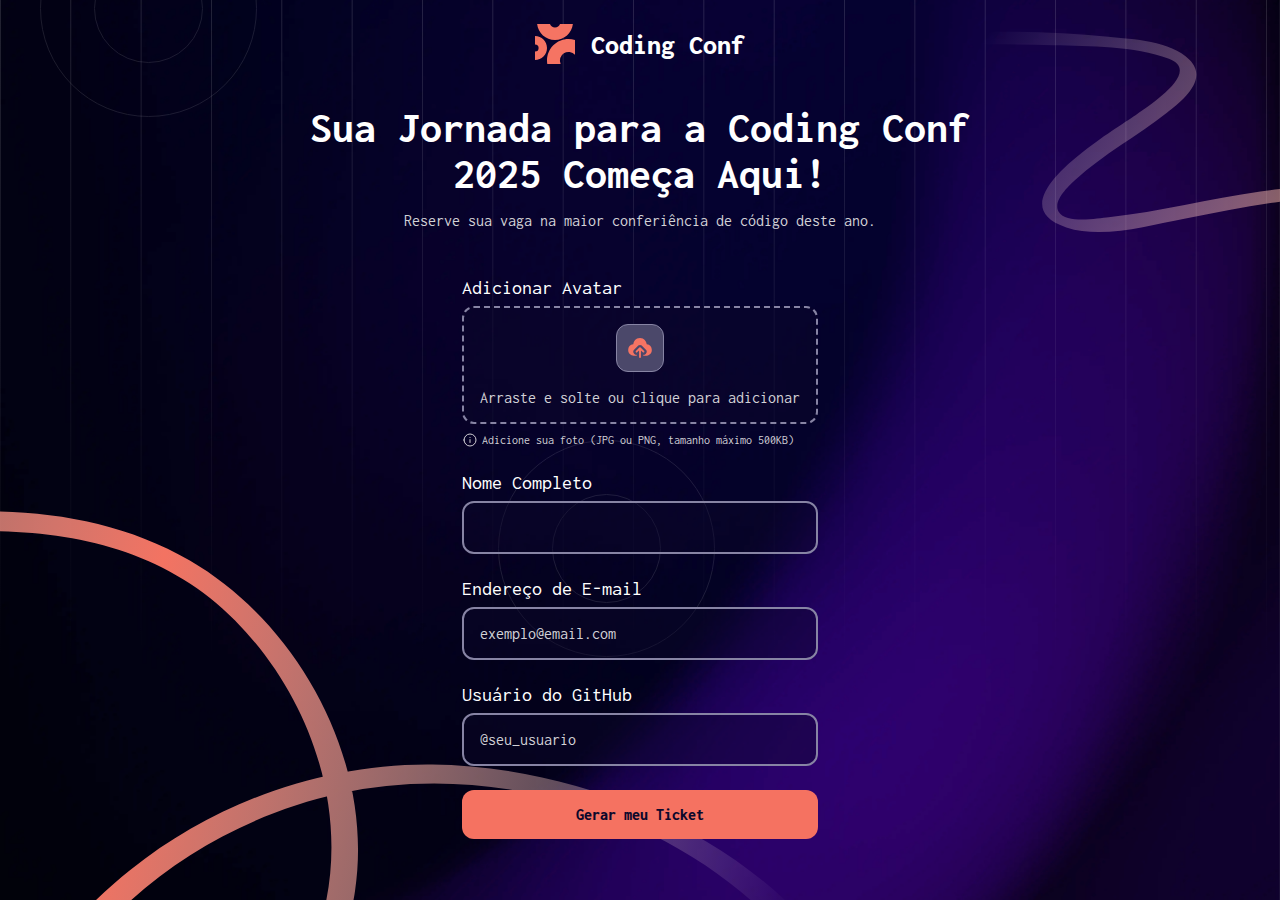
<file: index.html>
<!DOCTYPE html>
<html lang="pt-BR">
<head>
    <meta charset="UTF-8">
    <meta name="viewport" content="width=device-width, initial-scale=1.0">

    <link rel="icon" type="image/png" sizes="32x32" href="./assets/images/favicon-32x32.png">
    
    <link rel="stylesheet" href="/styles/style.css">
    <title>Coding Conf</title>
</head>
<body>
    <!-- Desenhos para completar o background -->
    <header class="header-container">
        <div class="svg-details multiple-lines"></div>
        <div class="svg-details top-circle"></div>
        <div class="svg-details top-line"></div>
        <div class="svg-details middle-circle"></div>
    </header>

    <main class="main-container">
        <section class="logo-container">
            <img src="/assets/images/logo-mark.svg" alt="Logo da Coding Conf">
            <span>Coding Conf</span>
        </section>

        <section class="text-container">
            <h1>Sua Jornada para a Coding Conf<br>2025 Começa Aqui!</h1>
            <p>Reserve sua vaga na maior conferiência de código deste ano.</p>
        </section>

        <section class="form-container">
            <form>
                <div class="input-container input-upload">
                    <label for="image" class="input-label">Adicionar Avatar</label>
                    <!-- Input de Upload Customizado -->
                    <label for="image" class="input-upload-container">
                        <img class="upload-icon" src="/assets/images/icon-upload.svg" alt="Ícone de Upload">
                        <br>
                        <span class="upload-inside-text">Arraste e solte ou clique para adicionar</span>
                        <div class="buttons-inside-upload-container">
                            <label class="button-inside-upload" id="remove">Remover Imagem</label>
                            <label class="button-inside-upload" for="image" id="edit">Mudar Imagem</label>
                        </div>
                    </label>
                    <input type="file" id="image">
                    <div class="input-suport-text-container" id="imageError">
                        <img src="/assets/images/icon-info.svg" alt="Icone de Informação">
                        <span>Adicione sua foto (JPG ou PNG, tamanho máximo 500KB)</span>
                    </div>
                </div>
                <div class="input-container">
                    <label for="name" class="input-label">Nome Completo</label>
                    <input type="text" id="name" required minlength="5">
                    <div class="input-suport-text-container invisible" id="nameError">
                        <img src="/assets/images/icon-info-error.svg" alt="Icone de Erro">
                        <span style="color: var(--error);">O campo não pode ficar vazio!</span>
                    </div>
                </div>
                <div class="input-container">
                    <label for="email" class="input-label">Endereço de E-mail</label>
                    <input type="text" id="email" placeholder="exemplo@email.com" required>
                    <div class="input-suport-text-container invisible" id="emailError">
                        <img src="/assets/images/icon-info-error.svg" alt="Icone de Erro">
                        <span style="color: var(--error);">*O campo não pode ficar vazio!</span>
                    </div>
                </div>
                <div class="input-container">
                    <label for="githubUser" class="input-label">Usuário do GitHub</label>
                    <input type="text" id="githubUser" placeholder="@seu_usuario" required minlength="4">
                    <div class="input-suport-text-container invisible" id="githubError">
                        <img src="/assets/images/icon-info-error.svg" alt="Icone de Erro">
                        <span style="color: var(--error);">O campo não pode ficar vazio!</span>
                    </div>
                </div>
                <button id="submitButton" type="submit">Gerar meu Ticket</button>
            </form>
        </section>
    </main>

    <div class="svg-details bottom-line"></div>

    <script type="module" src="/js/main.js"></script>
</body>
</html>
</file>
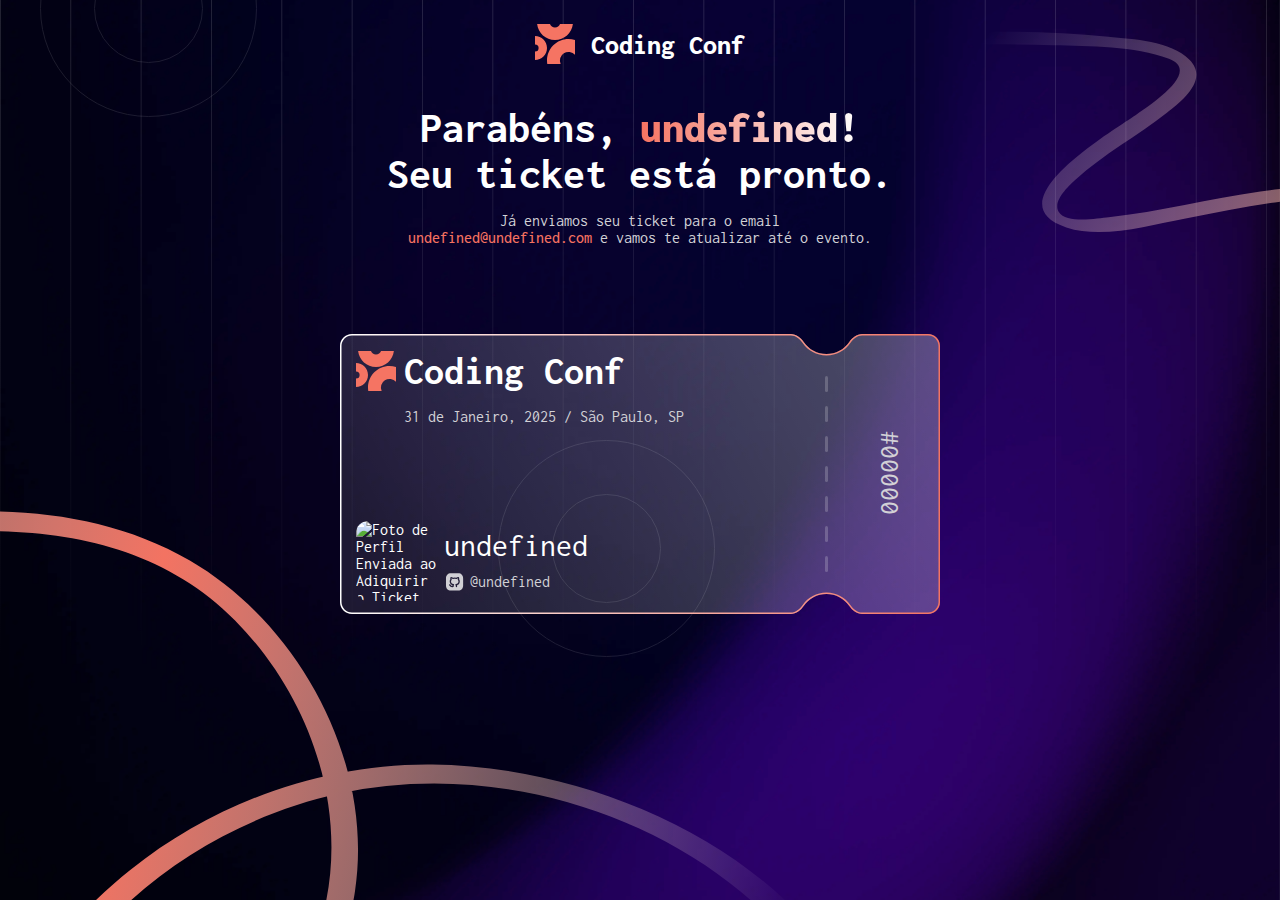
<file: pages/ticket.html>
<!DOCTYPE html>
<html lang="pt-BR">
<head>
    <meta charset="UTF-8">
    <meta name="viewport" content="width=device-width, initial-scale=1.0">
    <link rel="stylesheet" href="/styles/style.css">
    <title>Coding Conf</title>
</head>
<body>
    <!-- Desenhos para completar o background -->
    <header class="header-container">
        <div class="svg-details multiple-lines"></div>
        <div class="svg-details top-circle"></div>
        <div class="svg-details top-line"></div>
        <div class="svg-details middle-circle"></div>
    </header>

    <main class="main-container">
        <section class="logo-container">
            <img src="/assets/images/logo-mark.svg" alt="Logo da Coding Conf">
            <span>Coding Conf</span>
        </section>

        <section class="text-container">
            <h1>Parabéns, <strong class="gradient" id="textName">undefined!</strong><br>Seu ticket está pronto.</h1>
            <p>Já enviamos seu ticket para o email<br><strong class="orange" id="textEmail">undefined@undefined.com</strong> e vamos te atualizar até o evento.</p>
        </section>

        <section class="ticket-container">
            <img class="ticket-img" src="/assets/images/pattern-ticket.svg">
            <div class="ticket-up-container">
                <div class="ticket-up-logo-container">
                    <img src="/assets/images/logo-mark.svg" alt="Logo da Coding Conf">
                    <h2>Coding Conf</h2>
                </div>
                <span>31 de Janeiro, 2025 / São Paulo, SP</span>
            </div>
            <div class="ticket-down-container">
                <img id="ticketImg" alt="Foto de Perfil Enviada ao Adiquirir o Ticket">
                <div class="perfil-texts-container">
                    <span id="ticketName">undefined</span>
                    <div class="github-container">
                        <img src="/assets/images/icon-github.svg" alt="Logo do Github">
                        <span id="ticketGithub">@undefined</span>
                    </div>
                </div>
            </div>
            <span id="ticketCode">#00000</span>
        </section>
    </main>

    <div class="svg-details bottom-line"></div>

    <script src="../js/insertData.js"></script>
</body>
</html>
</file>
<file: styles/style.css>
@import url("https://fonts.googleapis.com/css2?family=Inconsolata:wght@200..900&display=swap");
@import url("logo.css");
@import url("text.css");
@import url("form.css");
@import url("input.css");
@import url("button.css");
@import url("uploadInput.css");
@import url("ticket.css");
@import url("svgDetails.css");

:root {
    --neutral-0: #fff;
    --neutral-300: hsl(252, 6%, 83%);
    --neutral-500: hsl(245, 15%, 58%);
    --neutral-700: hsl(245, 19%, 35%);
    --neutral-900: hsl(248, 70%, 10%);

    --input-background: hsla(248, 70%, 10%, 0.4);
    --input-background-hover: hsl(248, 70%, 10%);

    --orange-500: hsl(7, 88%, 67%); 
    --orange-700: hsl(7, 71%, 60%); 

    --error: #BF3131;
}

* {
    margin: 0;
    padding: 0;
}

/* Estilização da Página e do Fundo */
html {
    position: relative;

    background-image: url("/assets/images/background-desktop.png");
    background-size: cover;
    background-repeat: no-repeat;

    min-height: 100vh;
}

.main-container {
    font-family: "Inconsolata", monospace;
    color: var(--neutral-0);

    display: flex;
    flex-direction: column;
    gap: 24px;
    align-items: center;
    
    margin: 0 auto;
    padding: 24px 0;
    
    position: relative;
    z-index: 1;
}

.header-container {
    position: relative;
    z-index: 0;
}

.invisible {
    display: none;
}
</file>
